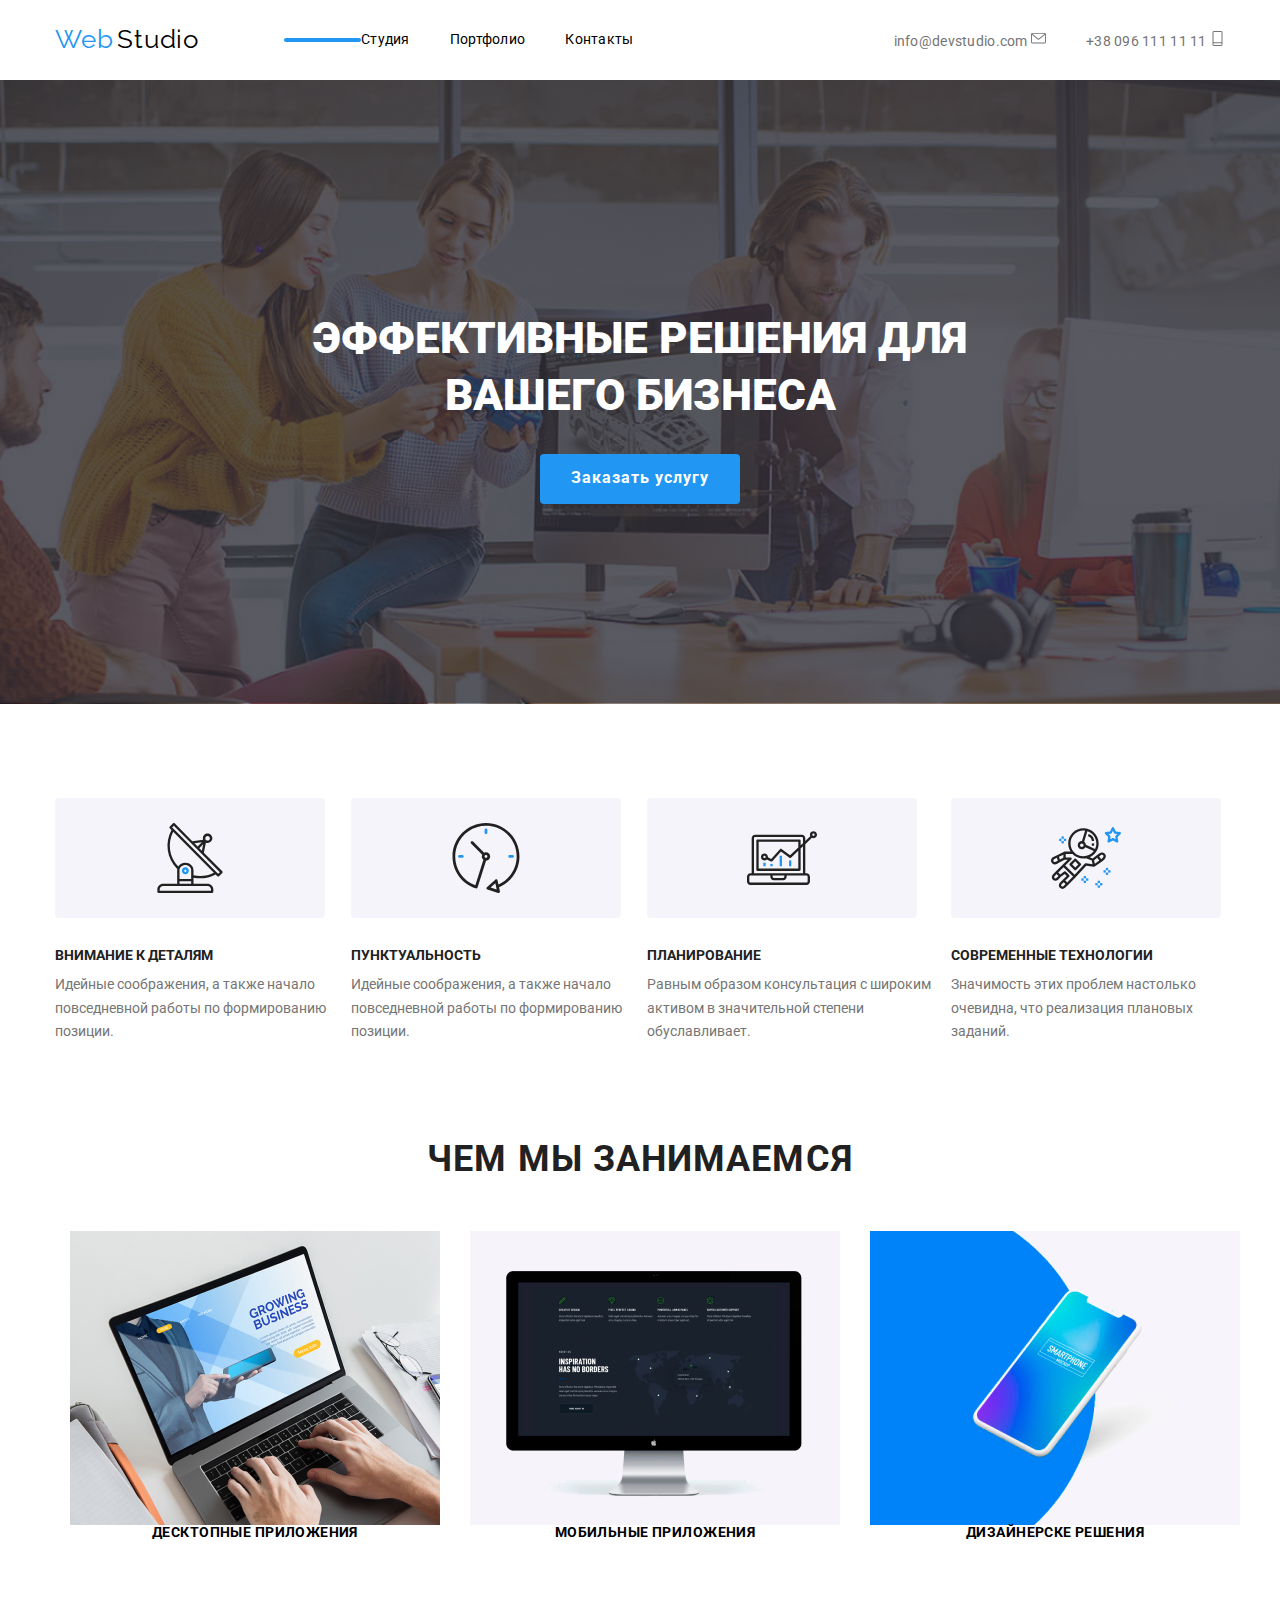
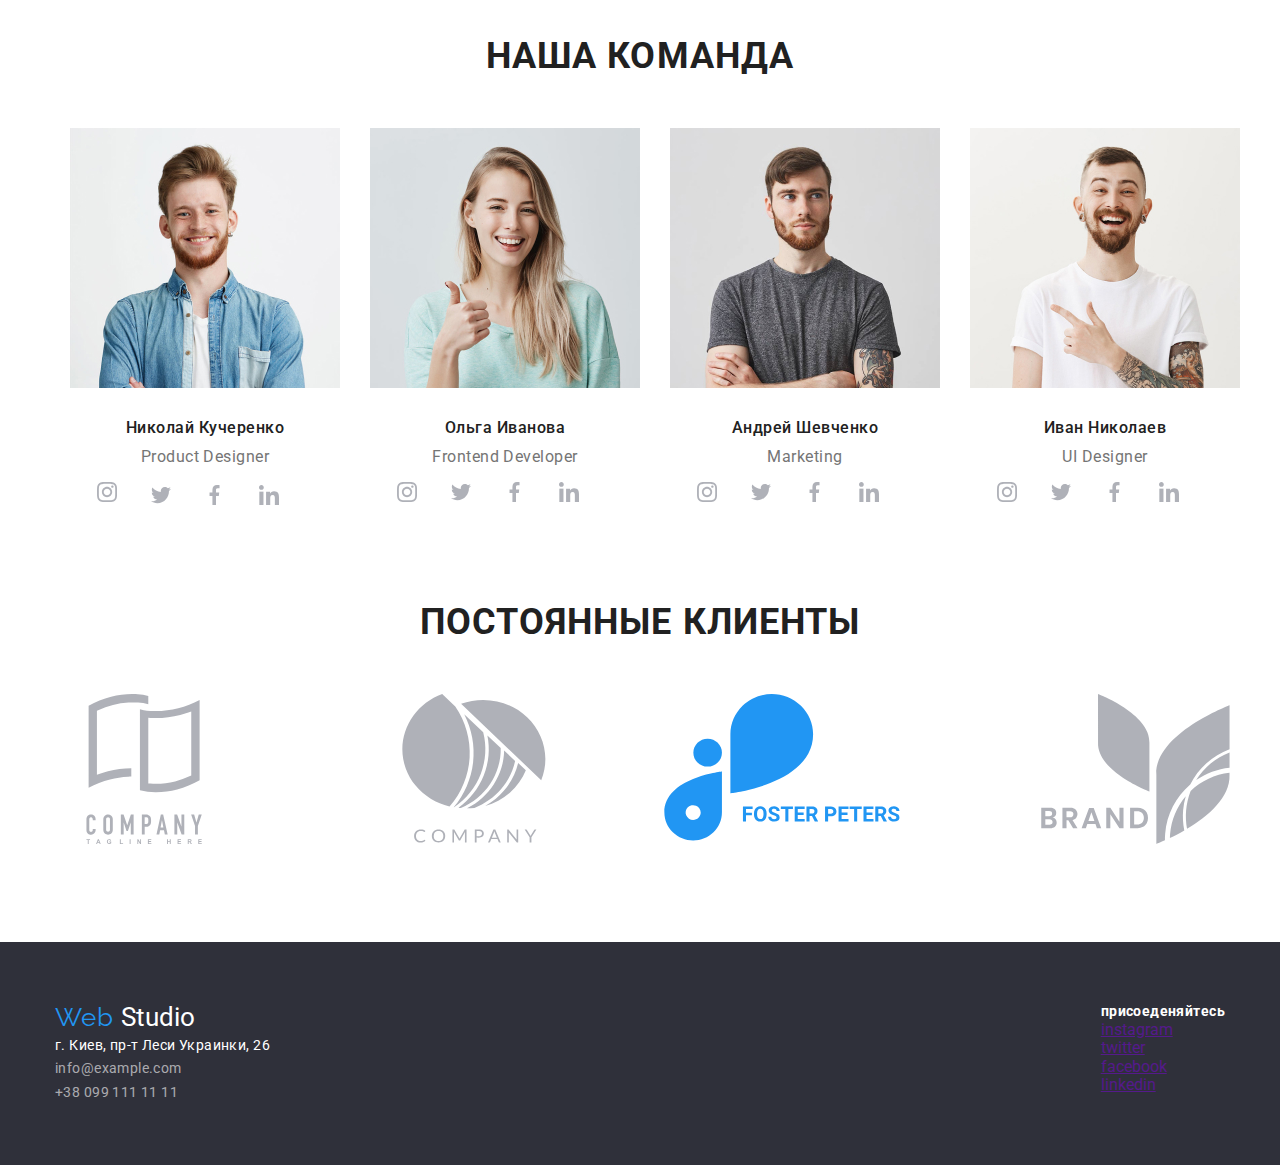
<file: index.html>
<!DOCTYPE html>
<html lang="ru">
  <head>
    <meta charset="UTF-8" />
    <meta name="viewport" content="width=device-width, initial-scale=1.0" />
    <title>Document</title>
    <link
      href="https://fonts.googleapis.com/css2?family=Roboto:wght@500;700;900&display=swap"
      rel="stylesheet"
    />
    <link
      href="https://fonts.googleapis.com/css2?family=Raleway:wght@700&display=swap"
      rel="stylesheet"
    />
    <link rel="stylesheet" href="./css/normalize.css" />
    <link rel="stylesheet" href="./css/styles.css" />
  </head>

  <body class="fonts">
    <header class="container">
      <nav class="nav">
        <a class="link logotype" href="./index.html">
          <span class="logo" lang="en">Web</span>
          <span class="type">Studio</span>
        </a>
        <ul class="list wrapper">
          <li class="navigation-list-item studio-list">
            <a class="link" href="./index.html"
              ><span class="header-tools">Cтудия</span>
            </a>
          </li>
          <li class="navigation-list-item">
            <a class="link" href="./portfolio.html"
              ><span class="header-tools">Портфолио</span></a
            >
          </li>
          <li class="navigation-list-item">
            <a class="link" href="Контакты"
              ><span class="header-tools">Контакты</span></a
            >
          </li>
        </ul>
        <ul class="list address">
          <li class="navigation-list-item mail">
            <a class="link" href="mailto:info@devstudio.com"
              ><span class="contact-tools">info@devstudio.com</span>
              <svg class="contact-svg">
                <use href="./img/sprite.svg#icon-envelope"></use>
              </svg>
            </a>
          </li>
          <li class="navigation-list-item">
            <a class="link" href="tell:+380961111111"
              ><span class="contact-tools">+38 096 111 11 11</span>
              <svg class="contact-svg">
                <use href="./img/sprite.svg#icon-Vector"></use>
              </svg>
            </a>
          </li>
        </ul>
      </nav>
    </header>
    <main>
      <div class="hero">
        <section>
          <h1 class="effective">
            Эффективные решения для вашего бизнеса
          </h1>
          <button class="order">
            Заказать услугу
          </button>
        </section>
      </div>
      <section class="container">
        <ul class="list advantages">
          <li>
            <div class="svg-list-item">
              <img src="./img/antenna.svg" alt="Внимание к деталям" />
            </div>
            <h3 class="focus">Внимание к деталям</h3>
            <p class="discriptoin">
              Идейные соображения, а также начало повседневной работы по
              формированию позиции.
            </p>
          </li>

          <li>
            <div class="svg-list-item">
              <img src="./img/clock.svg" alt="Пунктуальность" />
            </div>
            <h3 class="focus">Пунктуальность</h3>
            <p class="discriptoin">
              Идейные соображения, а также начало повседневной работы по
              формированию позиции.
            </p>
          </li>

          <li>
            <div class="svg-list-item">
              <img src="./img/diagram.svg" alt="Планирование" />
            </div>
            <h3 class="focus">Планирование</h3>
            <p class="discriptoin">
              Равным образом консультация с широким активом в значительной
              степени обуславливает.
            </p>
          </li>

          <li>
            <div class="svg-list-item">
              <img src="./img/astronaut.svg" alt="Современные технологии" />
            </div>
            <h3 class="focus">Современные технологии</h3>
            <p class="discriptoin">
              Значимость этих проблем настолько очевидна, что реализация
              плановых заданий.
            </p>
          </li>
        </ul>
      </section>
      <section class="container">
        <h2 class="title">Чем мы занимаемся</h2>
        <div class="container">
          <ul class="list what-are-we-doing">
            <li class="wawd-list-item">
              <img src="./img/img.jpg" alt="телефон" width="370" height="294" />
              <p class="desktop-apps">десктопные приложения</p>
            </li>
            <li class="wawd-list-item">
              <img
                src="./img/img(1).jpg"
                alt="ноутбук"
                width="370"
                height="294"
              />
              <p class="desktop-apps">мобильные приложения</p>
            </li>
            <li class="wawd-list-item">
              <img src="./img/box.jpg" alt="монитор" width="370" height="294" />
              <p class="desktop-apps">дизайнерске решения</p>
            </li>
          </ul>
        </div>
      </section>
      <section class="container">
        <h2 class="title">Наша команда</h2>
        <div class="container">
          <ul class="list our-team">
            <li class="wawd-list-item">
              <img
                class="img-list-item"
                src="./img/img(2).jpg"
                alt="Николай Кучеренко"
              />
              <h3 class="team">Николай Кучеренко</h3>
              <p class="team-abs">Product Designer</p>
              <ul class="list soc-net">
                <li class="social-list-link">
                  <a href="#" class="social-list-link-instagram">
                    <svg class="soc-list-link-item-svg">
                      <use href="./img/sprite.svg#icon-instagram-2"></use>
                    </svg>
                  </a>
                </li>
                <li>
                  <a href="#" class="social-list-link social-list-link-twitter"
                    ><svg class="soc-list-link-item-svg">
                      <use href="./img/sprite.svg#icon-twitter"></use>
                    </svg>
                  </a>
                </li>
                <li>
                  <a href="#" class="social-list-link social-list-link-facebook"
                    ><svg class="soc-list-link-item-svg">
                      <use href="./img/sprite.svg#icon-facebook"></use>
                    </svg>
                  </a>
                </li>
                <li>
                  <a href="#" class="social-list-link social-list-link-linkedin"
                    ><svg class="soc-list-link-item-svg">
                      <use href="./img/sprite.svg#icon-linkedin-1"></use>
                    </svg>
                  </a>
                </li>
              </ul>
            </li>
            <li class="wawd-list-item">
              <img
                class="img-list-item"
                src="./img/img(3).jpg"
                alt="Ольга Иванова"
              />
              <h3 class="team">Ольга Иванова</h3>
              <p class="team-abs">Frontend Developer</p>
              <ul class="list soc-net">
                <li>
                  <a
                    href="#"
                    class="social-list-link social-list-link-instagram"
                  >
                    <svg class="soc-list-link-item-svg">
                      <use href="./img/sprite.svg#icon-instagram-2"></use>
                    </svg>
                  </a>
                </li>
                <li>
                  <a href="#" class="social-list-link social-list-link-twitter"
                    ><svg class="soc-list-link-item-svg">
                      <use href="./img/sprite.svg#icon-twitter"></use>
                    </svg>
                  </a>
                </li>
                <li>
                  <a href="#" class="social-list-link social-list-link-facebook"
                    ><svg class="soc-list-link-item-svg">
                      <use href="./img/sprite.svg#icon-facebook"></use>
                    </svg>
                  </a>
                </li>
                <li>
                  <a
                    href="#"
                    class="social-list-link social-list-link-linkedin"
                  >
                    <svg class="soc-list-link-item-svg">
                      <use href="./img/sprite.svg#icon-linkedin-1"></use>
                    </svg>
                  </a>
                </li>
              </ul>
            </li>
            <li class="wawd-list-item">
              <img
                class="img-list-item"
                src="./img/img(4).jpg"
                alt="Андрей Шевченко"
              />
              <h3 class="team">Андрей Шевченко</h3>
              <p class="team-abs">Marketing</p>
              <ul class="list soc-net">
                <li>
                  <a
                    href="#"
                    class="social-list-link social-list-link-instagram"
                  >
                    <svg class="soc-list-link-item-svg">
                      <use href="./img/sprite.svg#icon-instagram-2"></use>
                    </svg>
                  </a>
                </li>
                <li>
                  <a href="#" class="social-list-link social-list-link-twitter"
                    ><svg class="soc-list-link-item-svg">
                      <use href="./img/sprite.svg#icon-twitter"></use>
                    </svg>
                  </a>
                </li>
                <li>
                  <a href="#" class="social-list-link social-list-link-facebook"
                    ><svg class="soc-list-link-item-svg">
                      <use href="./img/sprite.svg#icon-facebook"></use>
                    </svg>
                  </a>
                </li>
                <li>
                  <a href="#" class="social-list-link social-list-link-linkedin"
                    ><svg class="soc-list-link-item-svg">
                      <use href="./img/sprite.svg#icon-linkedin-1"></use>
                    </svg>
                  </a>
                </li>
              </ul>
            </li>
            <li class="wawd-list-item">
              <img
                class="img-list-item"
                src="./img/img(5).jpg"
                alt="Иван Николаев"
              />
              <h3 class="team">Иван Николаев</h3>
              <p class="team-abs">UI Designer</p>
              <ul class="list soc-net">
                <li>
                  <a
                    href="#"
                    class="social-list-link social-list-link-instagram"
                  >
                    <svg class="soc-list-link-item-svg">
                      <use href="./img/sprite.svg#icon-instagram-2"></use>
                    </svg>
                  </a>
                </li>
                <li>
                  <a href="#" class="social-list-link social-list-link-twitter"
                    ><svg class="soc-list-link-item-svg">
                      <use href="./img/sprite.svg#icon-twitter"></use>
                    </svg>
                  </a>
                </li>
                <li>
                  <a href="#" class="social-list-link social-list-link-facebook"
                    ><svg class="soc-list-link-item-svg">
                      <use href="./img/sprite.svg#icon-facebook"></use>
                    </svg>
                  </a>
                </li>
                <li>
                  <a href="#" class="social-list-link social-list-link-linkedin"
                    ><svg class="soc-list-link-item-svg">
                      <use href="./img/sprite.svg#icon-linkedin-1"></use>
                    </svg>
                  </a>
                </li>
              </ul>
            </li>
          </ul>
        </div>
      </section>
      <section class="container">
        <h2 class="title">Постоянные клиенты</h2>
        <ul class="list regular-clients">
          <li>
            <a href="" aria-label="я н ко">
              <svg class="reg-clients-item-svg">
                <use href="./img/sprite.svg#icon-logo-1"></use>
              </svg>
            </a>
          </li>
          <li>
            <a href="" aria-label="таг лайн хиаp">
              <svg class="reg-clients-item-svg">
                <use href="./img/sprite.svg#icon-logo-2"></use>
              </svg>
            </a>
          </li>
          <li>
            <a href="" aria-label="компания">
              <svg class="reg-clients-item-svg">
                <use href="./img/sprite.svg#icon-logo-3"></use>
              </svg>
            </a>
          </li>
          <li>
            <a href="" aria-label="фостер питерс">
              <svg class="reg-clients-item-svg">
                <use href="./img/sprite.svg#icon-logo-4"></use>
              </svg>
            </a>
          </li>
          <li>
            <a href="" aria-label="бренд">
              <svg class="reg-clients-item-svg">
                <use href="./img/sprite.svg#icon-logo-5"></use>
              </svg>
            </a>
          </li>
          <li>
            <a href="" aria-label="окмпания таг лайн">
              <svg class="reg-clients-item-svg">
                <use href="./img/sprite.svg#icon-logo-6"></use>
              </svg>
            </a>
          </li>
        </ul>
      </section>
    </main>
    <footer class="background">
      <div class="container d-flex">
        <address>
          <ul class="list style">
            <li>
              <a class="link" href="index.html">
                <span class="logo">
                  Web
                </span>

                <span class="type2">
                  Studio
                </span>
              </a>
            </li>
            <li>
              <a class="link" href="https://goo.gl/maps/9qfkFfKcnhajLfpB6">
                <span class="footer-map">
                  г. Киев, пр-т Леси Украинки, 26
                </span>
              </a>
            </li>
            <li>
              <a class="link" href="mailto:info@example.com">
                <span class="footer-contact">
                  info@example.com
                </span>
              </a>
            </li>
            <li>
              <a class="link" href="tell:+380991111111">
                <span class="footer-contact">
                  +38 099 111 11 11
                </span>
              </a>
            </li>
          </ul>
        </address>
        <div>
          <b class="join">
            присоеденяйтесь
          </b>
          <ul class="list">
            <li><a href="" aria-label="инстаграм">instagram</a></li>
            <li><a href="" aria-label="твиттер">twitter</a></li>
            <li><a href="" aria-label="фейсбук">facebook</a></li>
            <li><a href="" aria-label="линкедин">linkedin</a></li>
          </ul>
        </div>
      </div>
    </footer>
  </body>
</html>
</file>
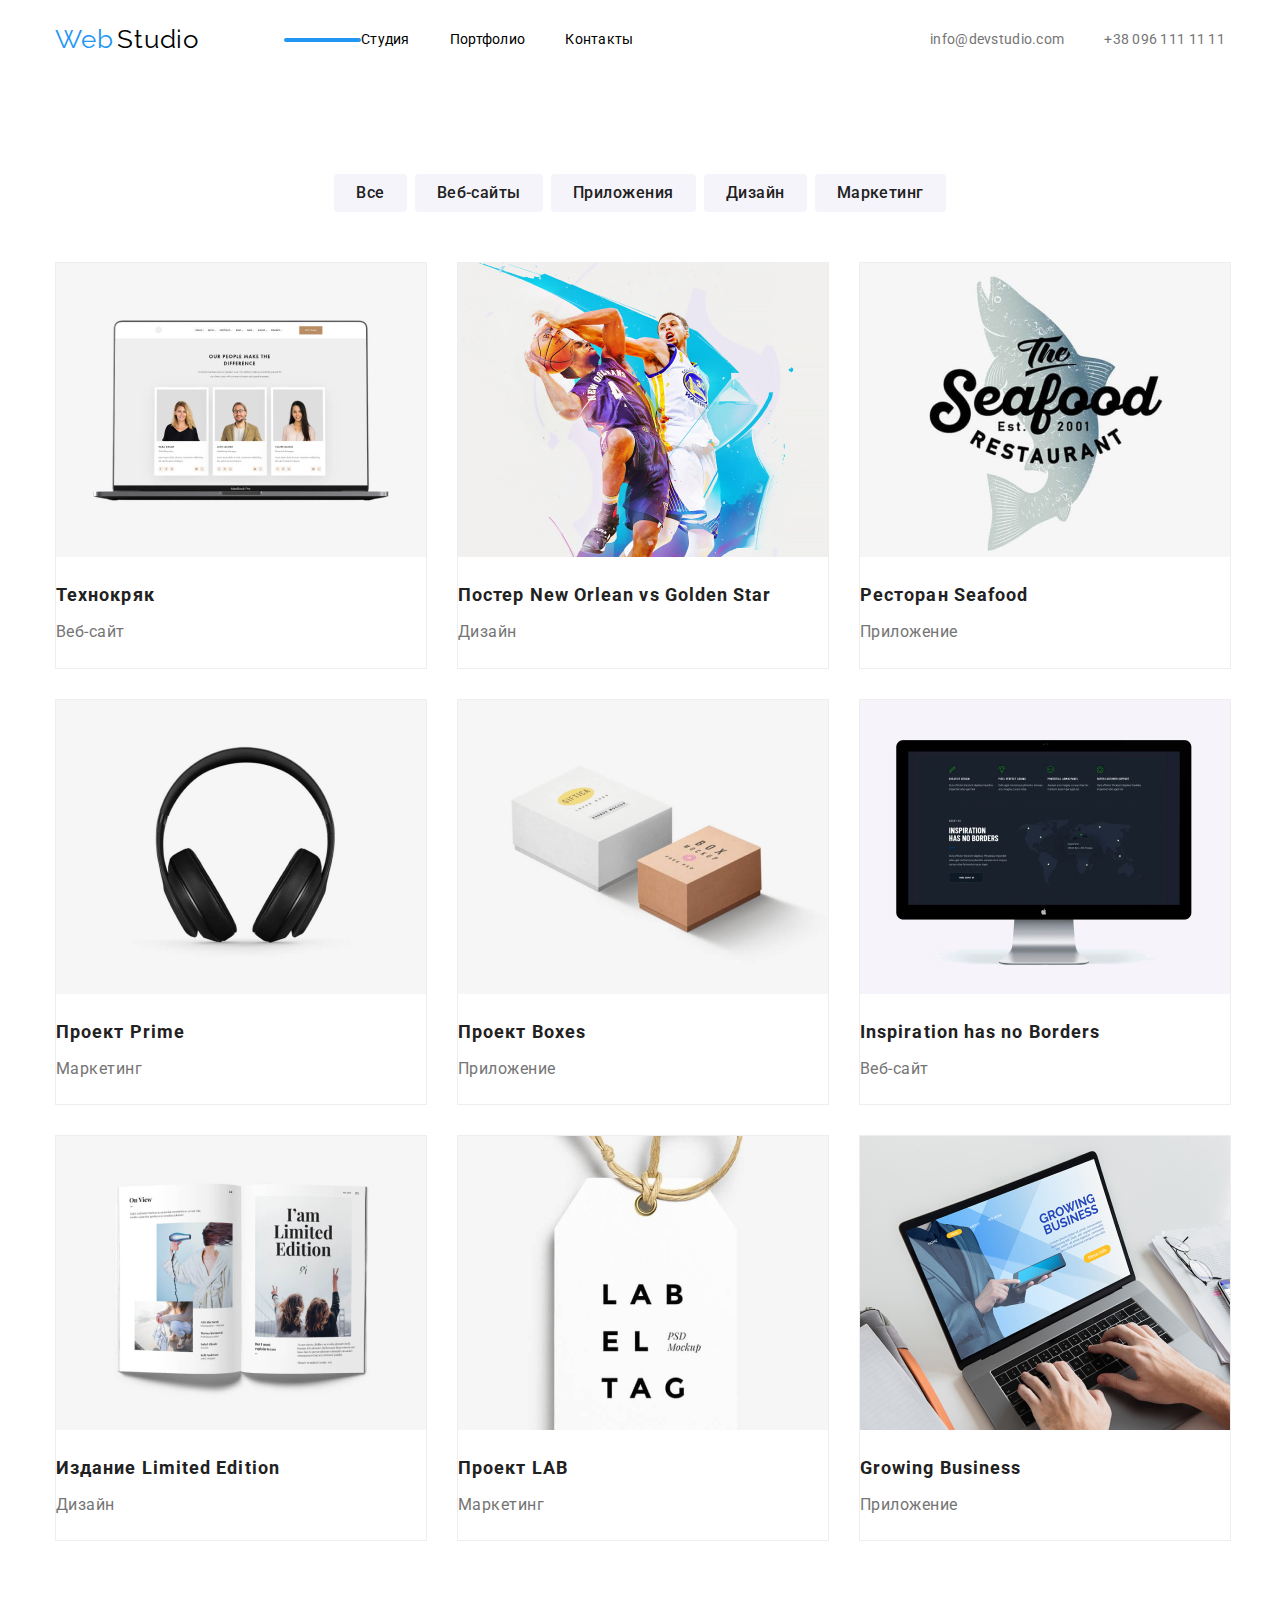
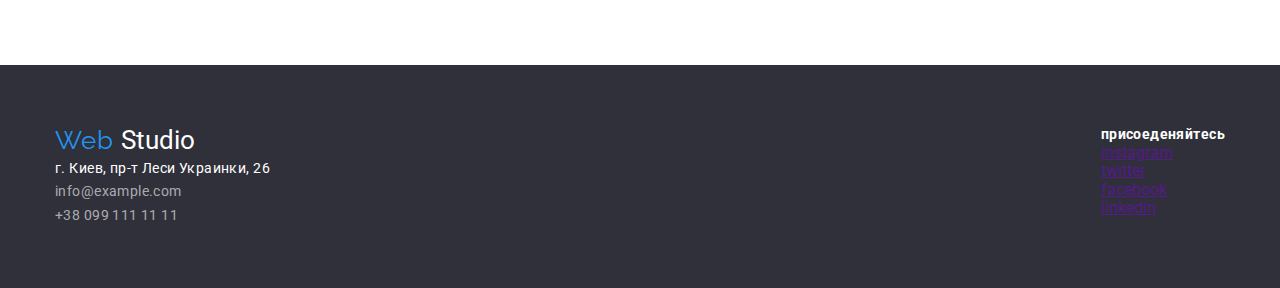
<file: portfolio.html>
<!DOCTYPE html>
<html lang="ru">
  <head>
    <meta charset="UTF-8" />
    <meta name="viewport" content="width=device-width, initial-scale=1.0" />
    <title>Document</title>
    <link
      href="https://fonts.googleapis.com/css2?family=Roboto:wght@500;700;900&display=swap"
      rel="stylesheet"
    />
    <link
      href="https://fonts.googleapis.com/css2?family=Raleway:wght@700&display=swap"
      rel="stylesheet"
    />
    <link rel="stylesheet" href="./css/normalize.css" />
    <link rel="stylesheet" href="./css/styles.css" />
  </head>

  <body class="fonts">
    <header class="container">
      <nav class="nav">
        <a class="link logotype" href="./index.html">
          <span class="logo" lang="en">Web</span>
          <span class="type">Studio</span>
        </a>
        <ul class="list wrapper">
          <li class="navigation-list-item studio-list">
            <a class="link" href="./index.html"
              ><span class="header-tools">Cтудия</span></a
            >
          </li>
          <li class="navigation-list-item">
            <a class="link" href="./portfolio.html"
              ><span class="header-tools">Портфолио</span></a
            >
          </li>
          <li class="navigation-list-item">
            <a class="link" href="Контакты"
              ><span class="header-tools">Контакты</span></a
            >
          </li>
        </ul>
        <ul class="list address">
          <li class="navigation-list-item mail">
            <a class="link" href="mailto:info@devstudio.com"
              ><span class="contact-tools">info@devstudio.com</span></a
            >
          </li>
          <li class="navigation-list-item">
            <a class="link" href="tell:+380961111111"
              ><span class="contact-tools">+38 096 111 11 11</span></a
            >
          </li>
        </ul>
      </nav>
    </header>
    <main>
      <section class="container">
        <ul class="list buttons">
          <li class="buttons-list">
            <button class="butt-class">Все</button>
          </li>
          <li class="buttons-list">
            <button class="butt-class">Веб-сайты</button>
          </li>
          <li class="buttons-list">
            <button class="butt-class">Приложения</button>
          </li>
          <li class="buttons-list">
            <button class="butt-class">Дизайн</button>
          </li>
          <li class="buttons-list">
            <button class="butt-class">Маркетинг</button>
          </li>
        </ul>
        <ul class="list tecnocrack">
          <li class="tecnoclass">
            <img src="./img/ноут1.jpg" alt="ноутбук" />
            <h3 class="section1">Технокряк</h3>
            <p class="sectionp">Веб-сайт</p>
          </li>
          <li class="tecnoclass">
            <img src="./img/баскетбол.jpg" alt="баскетбол" />
            <h3 class="section1">Постер New Orlean vs Golden Star</h3>
            <p class="sectionp">Дизайн</p>
          </li>
          <li class="tecnoclass">
            <img src="./img/рыба.jpg" alt="рыба" />
            <h3 class="section1">Ресторан Seafood</h3>
            <p class="sectionp">Приложение</p>
          </li>
          <li class="tecnoclass">
            <img src="./img/наушники.jpg" alt="наушники" />
            <h3 class="section1">Проект Prime</h3>
            <p class="sectionp">Маркетинг</p>
          </li>
          <li class="tecnoclass">
            <img src="./img/коробки.jpg" alt="коробки" />
            <h3 class="section1">Проект Boxes</h3>
            <p class="sectionp">Приложение</p>
          </li>
          <li class="tecnoclass">
            <img src="./img/монитор.jpg" alt="монитор" />
            <h3 class="section1">Inspiration has no Borders</h3>
            <p class="sectionp">Веб-сайт</p>
          </li>
          <li class="tecnoclass">
            <img src="./img/журнал.jpg" alt="журнал" />
            <h3 class="section1">Издание Limited Edition</h3>
            <p class="sectionp">Дизайн</p>
          </li>
          <li class="tecnoclass">
            <img src="./img/бирка.jpg" alt="бирка" />
            <h3 class="section1">Проект LAB</h3>
            <p class="sectionp">Маркетинг</p>
          </li>
          <li class="tecnoclass">
            <img src="./img/ноут.jpg" alt="ноут" />
            <h3 class="section1">Growing Business</h3>
            <p class="sectionp">Приложение</p>
          </li>
        </ul>
      </section>
    </main>
    <footer class="background">
      <div class="container d-flex">
        <address>
          <ul class="list style">
            <li>
              <a class="link" href="index.html">
                <span class="logo">
                  Web
                </span>

                <span class="type2">
                  Studio
                </span>
              </a>
            </li>
            <li>
              <a class="link" href="https://goo.gl/maps/9qfkFfKcnhajLfpB6">
                <span class="footer-map">
                  г. Киев, пр-т Леси Украинки, 26
                </span>
              </a>
            </li>
            <li>
              <a class="link" href="mailto:info@example.com">
                <span class="footer-contact">
                  info@example.com
                </span>
              </a>
            </li>
            <li>
              <a class="link" href="tell:+380991111111">
                <span class="footer-contact">
                  +38 099 111 11 11
                </span>
              </a>
            </li>
          </ul>
        </address>
        <div>
          <b class="join">
            присоеденяйтесь
          </b>
          <ul class="list">
            <li><a href="" aria-label="инстаграм">instagram</a></li>
            <li><a href="" aria-label="твиттер">twitter</a></li>
            <li><a href="" aria-label="фейсбук">facebook</a></li>
            <li><a href="" aria-label="линкедин">linkedin</a></li>
          </ul>
        </div>
      </div>
    </footer>
  </body>
</html>
</file>
<file: css/styles.css>
* {
    margin: 0px;
    padding: 0px;
}

:root {
    --main-font: Roboto, sans-serif;
    --secondary-font: Raleway, sans-serif;
    --title-dark-theme-color: #ffffff;
    --title-lighe-theme-color: #212121;
    --text-theme-color: #757575;
    --accent-color: #2196f3;
}

html {
    box-sizing: border-box;
}

*,
*::before,
*::after {
    box-sizing: inherit;
}

* {
    margin: 0;
    padding: 0;
}

.link {
    text-decoration: none;
}

.list {
    list-style: none;
}

.logotype {
    margin-top: 24px;
    margin-bottom: 25px;
    display: block;
}

.logo {
    color: #2196f3;
    font-family: "Raleway", sans-serif;
    font-size: 26px;
    line-height: 1.2;
    letter-spacing: 0.03em;
}

.type {
    color: #000000;
    font-family: "Raleway", sans-serif;
    margin-right: 85px;
    font-size: 26px;
    line-height: 1.2;
    letter-spacing: 0.03em;
}

.header-tools {
    color: black;
}

img {
    display: block;
}

.header-tools:hover,
.header-tools:focus {
    color: var(--accent-color);
}

.contact-tools {
    color: var(--text-theme-color);
}

.contact-tools:hover,
.contact-tools:focus {
    color: var(--accent-color);
}

.type2 {
    color: var(--title-dark-theme-color);
    font-size: 26px;
    line-height: 31px;
}

.footer-map {
    color: var(--title-dark-theme-color);
    font-size: 14px;
    line-height: 1.7;
    letter-spacing: 0.03em;
}

.footer-contact {
    color: var(--title-dark-theme-color);
    font-size: 14px;
    line-height: 1.7;
    letter-spacing: 0.03em;
    color: rgba(255, 255, 255, 0.6);
}

.fonts {
    font-family: "Roboto", sans-serif;
    font-style: normal;
}

.title {
    font-family: Roboto;
    font-style: normal;
    font-weight: bold;
    font-size: 36px;
    line-height: 1.2;
    text-align: center;
    letter-spacing: 0.03em;
    color: var(--title-lighe-theme-color);
    text-transform: uppercase;
    padding-top: 94px;
    padding-bottom: 50px;
}
.hero {
    padding-top: 200px;
    padding-bottom: 200px;
    padding-right: 252px;
    padding-left: 252px;
    background-image: linear-gradient(rgba(47, 48, 58, 0.8), rgba(47, 48, 58, 0.8)), url(../img/Header-img.jpg);
    background-repeat: no-repeat;
    background-position: center;
    background-size: cover;
    margin-bottom: 94px;
}

.effective {
    font-family: Roboto;
    font-style: normal;
    font-weight: 900;
    font-size: 44px;
    line-height: 1.3;
    color: var(--title-dark-theme-color);
    text-transform: uppercase;
    text-align: center;
}

.order {
    font-family: Roboto;
    font-style: normal;
    font-weight: bold;
    font-size: 16px;
    line-height: 1.9;
    align-items: center;
    letter-spacing: 0.06em;
    display: block;
    margin-right: auto;
    margin-left: auto;
    width: 200px;
    height: 50px;
    background-color: var(--accent-color);
    border-radius: 4px;
    color: var(--title-dark-theme-color);
    border: none;
}

.focus {
    color: var(--title-lighe-theme-color);
    font-family: Roboto;
    font-style: normal;
    font-weight: bold;
    font-size: 14px;
    line-height: 1.1;
    text-transform: uppercase;
    margin-bottom: 10px;
}

.svg-list-item {
    margin-bottom: 30px;
    display: flex;
    align-items: center;
    justify-content: center;
    background-color: #f5f4fa;
    width: 270px;
    height: 120px;
    border-radius: 4px;
}

.img-list-item {
    margin-bottom: 30px;
    display: flex;
    align-items: center;
    justify-content: center;
}

.soc-net {
    display: flex;
    align-items: center;
    justify-content: center;
}
.social-list-link {
    display: flex;
}
.discriptoin {
    font-family: Roboto;
    font-style: normal;
    font-weight: normal;
    font-size: 14px;
    line-height: 1.7;
    color: var(--text-theme-color);
}

.desktop-apps {
    font-family: Roboto;
    font-style: normal;
    font-weight: bold;
    font-size: 14px;
    line-height: 1.1;
    text-align: center;
    letter-spacing: 0.03em;
    text-transform: uppercase;
    color: #000000;
}

.team {
    font-family: Roboto;
    font-style: normal;
    font-weight: 500;
    font-size: 16px;
    line-height: 1.2;
    text-align: center;
    letter-spacing: 0.03em;
    color: var(--title-lighe-theme-color);
    margin-bottom: 10px;
}

.team-abs {
    font-family: Roboto;
    font-style: normal;
    font-weight: normal;
    font-size: 16px;
    line-height: 1.2;
    text-align: center;
    letter-spacing: 0.03em;
    color: var(--text-theme-color);
    margin-bottom: 16px;
}

.background {
    background-color: #2f303a;
    margin-top: 94px;
    padding-top: 60px;
    padding-bottom: 60px;
}
.d-flex {
    display: flex;
    justify-content: space-between;
}

.join {
    color: var(--title-dark-theme-color);
    font-size: 14px;
    line-height: 1.1;
    letter-spacing: 0.03em;
}

.section1 {
    font-family: Roboto;
    font-style: normal;
    font-weight: bold;
    font-size: 18px;
    line-height: 2;
    letter-spacing: 0.06em;
    color: var(--title-lighe-theme-color);
    margin-top: 20px;
    margin-bottom: 4px;
}

.sectionp {
    font-family: Roboto;
    font-style: normal;
    font-weight: normal;
    font-size: 16px;
    line-height: 1.9;
    letter-spacing: 0.03em;
    color: var(--text-theme-color);
    margin-bottom: 20px;
}

.container {
    width: 1200px;
    margin-left: auto;
    margin-right: auto;
    padding-left: 15px;
    padding-right: 15px;
}

.wrapper {
    display: flex;
    font-size: 14px;
    line-height: 1.1;
    letter-spacing: 0.02em;
    align-items: center;
    margin-top: 32px;
    margin-bottom: 32px;
}

.wrapper::before {
    width: 77px;
    height: 4px;
    content: "";
    background: #2196f3;
    border-radius: 2px;
}

.nav {
    display: flex;
}

.navigation-list-item:not(:last-child) {
    margin-right: 40px;
}

.address {
    display: flex;
    margin-left: auto;
    font-size: 14px;
    line-height: 1.1;
    letter-spacing: 0.02em;
    align-items: center;
}

.advantages {
    display: flex;
}

.what-are-we-doing {
    display: flex;
}

.wawd-list-item:not(:last-child) {
    margin-right: 30px;
}

.our-team {
    display: flex;
}

.regular-clients {
    display: flex;
    align-items: center;
    justify-content: center;
}

.regular-clients :not(:last-child) {
    margin-right: 30px;
}

.buttons {
    display: flex;
    align-items: center;
    justify-content: center;
    border-radius: 4px;
    margin-top: 94px;
    margin-bottom: 50px;
}

.butt-class:hover,
.butt-class:focus {
    background-color: var(--accent-color);
    color: #ffffff;
    box-shadow: 0px 3px 1px rgba(0, 0, 0, 0.1), 0px 1px 2px rgba(0, 0, 0, 0.08), 0px 2px 2px rgba(0, 0, 0, 0.12);
    border-radius: 4px;
    border: none;
}

.buttons-list:not(:last-child) {
    margin-right: 8px;
}

.butt-class {
    font-family: Roboto;
    font-style: normal;
    font-weight: 500;
    font-size: 16px;
    line-height: 1.63;
    text-align: center;
    letter-spacing: 0.03em;
    color: #212121;
    padding: 6px 22px;
    background: #f5f4fa;
    border-radius: 4px;
    border: none;
}

.tecnocrack {
    display: flex;
    flex-wrap: wrap;
    margin-right: -10px;
}

.tecnoclass:not(:nth-child(3n)) {
    margin-right: 30px;
}

.tecnoclass {
    border: 1px solid #eeeeee;
    box-sizing: border-box;
    margin-bottom: 30px;
}

.style {
    font-family: "Roboto", sans-serif;
    font-style: normal;
}

.soc-list-link-item-svg {
    width: 20px;
    height: 20px;
    margin-right: 34px;
}

.contact-svg {
    width: 15px;
    height: 15px;
}
</file>
